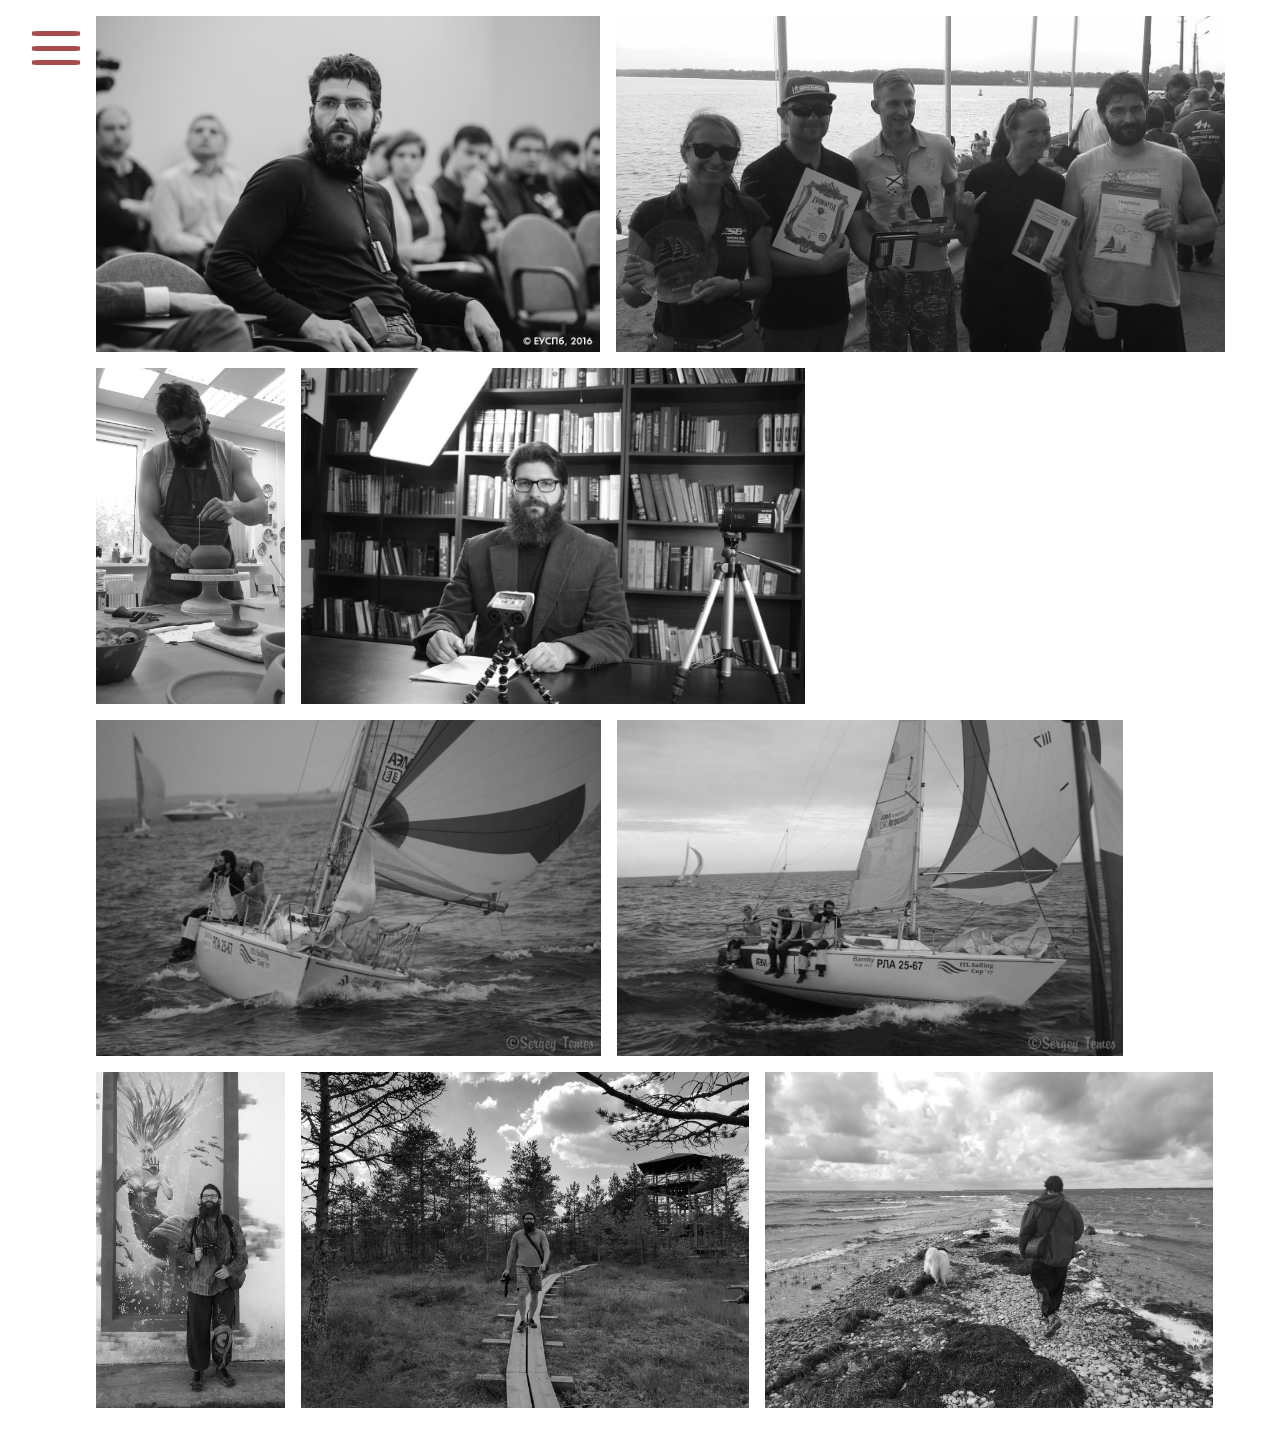
<file: some_personal.html>
<!DOCTYPE html>
<html lang="ru">
  <head>
    <!-- Global site tag (gtag.js) - Google Analytics -->
    <script async src="https://www.googletagmanager.com/gtag/js?id=UA-127815976-1"></script>
    <script>
      window.dataLayer = window.dataLayer || [];
      function gtag(){dataLayer.push(arguments);}
      gtag('js', new Date());

      gtag('config', 'UA-127815976-1');
    </script>
    
    <meta charset="utf-8">
    
    <!-- Yandex.Metrika counter --> <script type="text/javascript" > (function (d, w, c) { (w[c] = w[c] || []).push(function() { try { w.yaCounter50813203 = new Ya.Metrika2({ id:50813203, clickmap:true, trackLinks:true, accurateTrackBounce:true, webvisor:true }); } catch(e) { } }); var n = d.getElementsByTagName("script")[0], s = d.createElement("script"), f = function () { n.parentNode.insertBefore(s, n); }; s.type = "text/javascript"; s.async = true; s.src = "https://mc.yandex.ru/metrika/tag.js"; if (w.opera == "[object Opera]") { d.addEventListener("DOMContentLoaded", f, false); } else { f(); } })(document, window, "yandex_metrika_callbacks2"); </script> <noscript><div><img src="https://mc.yandex.ru/watch/50813203" style="position:absolute; left:-9999px;" alt="" /></div></noscript> <!-- /Yandex.Metrika counter -->

    <meta name="viewport" content="width=device-width, initial-scale=1.0">
    <title>Дмитрий Антоненко</title>
    <!-- <link href="https://fonts.googleapis.com/css?family=PT+Sans:400,700&amp;subset=cyrillic" rel="stylesheet"> -->
    <link href="https://fonts.googleapis.com/css?family=Montserrat&amp;subset=cyrillic" rel="stylesheet"> 
    <link href="css/normalize.css" rel="stylesheet">
    <link href="css/style.css" rel="stylesheet">
  </head>
  <body>
    <main class="personal-main">

      <!-- permanent content -->

      <div class="side-column">
        <button class="hamburger">
          <div class="hamburger-line hamburger-line_upper"></div>
          <div class="hamburger-line hamburger-line_middle"></div>
          <div class="hamburger-line hamburger-line_lower"></div>
        </button>
      </div>

      <section class="preview-area content-box">
        <img class="photo-preview" src="img/photos/univer.jpg" id="preview-univer">
        <img class="photo-preview" src="img/photos/winners.jpg" id="preview-winners">
        <img class="photo-preview" src="img/photos/potter.jpg" id="preview-potter">
        <img class="photo-preview" src="img/photos/lecturer.jpg" id="preview-lecturer">
        <img class="photo-preview" src="img/photos/yaht_front.jpg" id="preview-yaht_front">
        <img class="photo-preview" src="img/photos/yaht_sideways.jpg" id="preview-yaht_sideways">
        <img class="photo-preview" src="img/photos/mermaid.jpg" id="preview-mermaid">
        <img class="photo-preview" src="img/photos/viru_raba.jpg" id="preview-viru_raba">
        <img class="photo-preview" src="img/photos/saare_tirp.jpg" id="preview-saare_tirp">
      </section>

      <!-- modal windows -->    

      <nav class="side-menu modal-hide">
        <ul>
          <li><a href="index.html">Портфолио</a></li>
          <li><a href="https://htmlacademy.ru/profile/id462599" target="_blank">Профиль в&nbspHTML&nbspAcademy</a></li>
          <li><a href="some_personal_en.html">English version</a></li>
        </ul>
      </nav>

      <div class="curtain modal-hide"></div>

      <div class="photo-canvas modal-hide" id="photo-univer">
        <img class="photo" src="img/photos/univer.jpg">
      </div>

       <div class="photo-canvas modal-hide" id="photo-winners">
        <img class="photo" src="img/photos/winners.jpg">
      </div>

      <div class="photo-canvas modal-hide" id="photo-potter">
        <img class="photo" src="img/photos/potter.jpg">
      </div>

      <div class="photo-canvas modal-hide" id="photo-lecturer">
        <img class="photo" src="img/photos/lecturer.jpg">
      </div>

      <div class="photo-canvas modal-hide" id="photo-yaht_front">
        <img class="photo" src="img/photos/yaht_front.jpg">
      </div>

      <div class="photo-canvas modal-hide" id="photo-yaht_sideways">
        <img class="photo" src="img/photos/yaht_sideways.jpg">
      </div>

      <div class="photo-canvas modal-hide" id="photo-mermaid">
        <img class="photo" src="img/photos/mermaid.jpg">
      </div>

      <div class="photo-canvas modal-hide" id="photo-viru_raba">
        <img class="photo" src="img/photos/viru_raba.jpg">
      </div>

      <div class="photo-canvas modal-hide" id="photo-saare_tirp">
        <img class="photo" src="img/photos/saare_tirp.jpg">
      </div>

    </main>
    <script src="js/personal-modals.js"></script>
  </body>
</html>
</file>
<file: css/style.css>
/* service */

.visually-hidden {
	position: absolute;
	clip: rect(1px 1px 1px 1px); /* IE6, IE7 */
	clip: rect(1px, 1px, 1px, 1px);
	padding:0;
	border:0;
	height: 1px; 
	width: 1px; 
	overflow: hidden;
}

/* forced inheritance box-sizing: border-box for flex-elements */

html {
	-webkit-box-sizing: border-box;
	        box-sizing: border-box;
}

* {
	-webkit-box-sizing: inherit;
	        box-sizing: inherit;
}

.content-box-component {
	-webkit-box-sizing: content-box;
	        box-sizing: content-box;
}

/* general */

body {
	margin: 0;
  padding: 0;
  background-color: #ffffff;
  color: grey;
  font-family: 'Montserrat', Arial, sans-serif;
  font-size: 1.2rem;
  line-height: 2rem;
}

li {
	list-style: none;
}

a {
	text-decoration: none;
	color: inherit;
}

/* index-page */

.index-main {
	display: flex;
	z-index: 1000;
}

.side-column {
	display: block;
	position: fixed;
	width: 6rem;
	height: 100vh;
	background-color: #fff;
	z-index: 300;
}

/* side navigation-menu */

.hamburger {
  position: fixed;
  top: 0.7rem;
 	left: 1.5rem;
  margin: 0;
  padding: 0;
  width: 3rem;
  height: 3rem;
  font-size: 0;
  border-style: none;
  background-color: inherit;
  opacity: 0.3;
}

.hamburger:hover {
	opacity: 1;
	cursor: pointer;
}

.hamburger:focus,
.hamburger:active {
	outline: none;
}

.hamburger::-moz-focus-inner {
  border: 0;
}

.hamburger-line {
	position: absolute;
	left: 0;
	width: 100%;
	height: 10%;
	border-radius: 15%;
	background-color: #000;
}

.hamburger-line_upper {
	top: 15%;
}

.hamburger-line_middle {
	top: 45%;
}

.hamburger-line_lower {
	top: 75%;
}

/* hamburger animation (for future)

@keyframes elementDown {
	0% { transform: rotate(0deg); }
	10% { transform: translateY(0%); }
	90% { transform: translateY(300%); }
	100% { transform: rotate(45deg); }
}

@1keyframes elementRotate {
	0% { transform: rotate(0deg); }
	100% { transform: rotate(-45deg); }
}

.line-down {
	animation-name: elementDown;
	animation-fill-mode: forwards;
	animation-duration: 1s;
}

.line-rotate {
	animation-name: elementRotate;
	animation-fill-mode: forwards;
	animation-delay: 1s;
	animation-duration: 1s;
}
*/

/* main content */

.main-content {
	display: flex;
	align-items: inherit;
	width: auto;
	margin-left: 5rem;
	padding: 1rem;
}

.resume {
	position: relative;
	width: 30vw;
	height: 96.6vh;
	margin-right: 1rem;
}

.about_me {
	position: fixed;
	width: inherit;
	height: inherit;
	background-image: url("../img/portrait_monochrome.jpg");
	background-origin: content-box;
	background-size: 100% auto;
	background-color: black;
	background-position: 0 -20%;
	background-repeat: no-repeat;
}

.about_me p {
	position: absolute;
	bottom: 0;
	padding: 2rem;
	color: #fff;
	line-height: 2rem;
}

.about_me a {
	border-bottom: solid darkgray 0.1rem;
}

.about_me a:hover {
	border-color: #fff;
}

.greeting {
	font-size: 1.4rem;
	line-height: 4rem;
}

.portfolio {
	display: grid;
	grid-template-columns: auto 1fr;
	grid-template-rows: auto auto 1fr;
	grid-gap: 1rem 1rem;
}

.project-card {
	position: relative;
	width: 550px;
	height: 377px;
	overflow: hidden;
}

.too-light {
	border: solid 0.07rem silver;
}

.project-card a {
	width: inherit;
}

.project-card img {
	width: inherit;
	height: auto;
	background-color: #b3b6b7;
}

.project-card a img {
	position: relative;
	top: -53%;
}

.project-card img:hover {
	cursor: pointer;
	animation-name: scale;
	animation-duration: 1s;
	animation-fill-mode: forwards;
}

@keyframes scale {
	0% { transform: scale(1); }
	100% { transform: scale(1.1); }
}

#your_site span {
	display: block;
	position: absolute;
	bottom: 20%;
	right: 15%;
	width: auto;
	height: auto;
	font-size: 2rem;
	line-height: 2.5rem;
	color: rgb(72, 72, 72);
}

#your_site span:hover {
	cursor: pointer;
}

.project-info {
	position: absolute;
	top: 60%;
	left: 10%;
	padding: 1rem;
	color: rgb(72, 72, 72);
	background-color: gray;
}

.project-info h3 {
	margin: 0;
	line-height: 2rem;
}

/* footer */

.contacts {
	grid-column-start: 1;
	grid-column-end: 3;
	display: flex;
	flex-direction: column;
	justify-content: center;
	align-items: center;
	width: auto;
	height: 24.5vh;
	color: #fff;
	line-height: 4rem;
	background-color: rgb(72, 72, 72);
}

.contacts a:hover,
.contacts a:active {
	color: #800000;
}

.contacts a:first-child {
	font-size: 2rem;
}

.shiny {
	position: relative;
	overflow: hidden;
}

.shiny::before {
  content: "";
  position: absolute;
  top: -50%;
  right: -50%;
  bottom: -50%;
  left: -50%;
  background: linear-gradient(to bottom, rgba(229, 172, 142, 0), rgba(255, 255, 255, 0.2) 50%, rgba(229, 172, 142, 0));
  transform: rotateZ(180deg) translate(-30rem, 50rem);
}

.shiny:hover::before,
.shiny:focus::before { 
	animation: sheen 1s forwards;
}

@keyframes sheen {
  100% { transform: rotateZ(60deg) translate(10rem, -55rem); }
}

.contacts a {
	font-size: 1.7rem;
}

/* some personal page */

.personal-main {
	position: relative;
	display: flex;
	z-index: 1000;
}

.personal-main .hamburger {
	opacity: 0.7;
}

.personal-main .hamburger:hover {
	opacity: 1;
}

.personal-main .hamburger-line {
	background-color: #800000;
}

.preview-area {
	position: relative;
	display: flex;
	flex-wrap: wrap;
	width: auto;
	margin-left: 5rem;
	padding: 1rem;
	z-index: 100;
}

.photo-preview {
	width: auto;
	height: 21rem;
	margin: 0 1rem 1rem 0;

	-webkit-filter: grayscale(100%);
  -moz-filter: grayscale(100%);
  -ms-filter: grayscale(100%);
  -o-filter: grayscale(100%);
  filter: grayscale(100%);
  filter: gray; /* IE 6-9 */
  -webkit-transition: all 1s;
  -moz-transition: all 1s;
  -o-transition: all 1s;
  transition: all 1s;
}

.photo-preview:hover {
  -webkit-filter: none;
  -moz-filter: none;
  -ms-filter: none; 
  -o-filter: none;
  filter: none;
  filter: none; /* IE 6-9 */
  cursor: pointer;
}

.photo-canvas {
	display: flex;
	justify-content: center;
	align-items: center;
	position: fixed;
	top: 0;
	left: 0;
	width: 100vw;
	height: 100vh;
	background-color: rgba(0, 0, 0, 0.9);
	z-index: 500;
}

.photo {
	max-width: 100vw;
	max-height: 100vh;
}

/* modal windows */

.modal-hide {
	display: none;
}

/*curtain */

.curtain {
	position: fixed;
	top: 0;
	width: 100vw;
	height: 100vh;
	background-color: #000;
	opacity: 0.7;
	z-index: 100;
}

@keyframes curtain-open {
	0% { transform: translateX(0); }
	100% { transform: translateX(-100%); }
}

.curtain-open {
	animation-name: curtain-open;
  animation-duration: 0.6s;
}

@keyframes curtain-close {
	0% { transform: translateX(-100%); }
	100% { transform: translateX(0); }
}

.curtain-close {
  animation-name: curtain-close;
  animation-duration: 0.6s;
}

/* side-menu */

nav.side-menu {
	position: fixed;
	top: 0;
	left: 6rem;
	width: 30vw;
	height: 100vh;
	background-color: #fff;
	z-index: 200;
}

.side-menu ul {
	margin-left: 5%;
	margin-top: 50%;
	text-transform: uppercase;
	font-size: 1.7rem;
	font-weight: bolder;
	letter-spacing: 0.01rem;
	word-spacing: 0.3rem;
}

.side-menu li {
	padding: 0;
	margin: 2rem 0 2rem 0;
}

.side-menu li:hover {
	color: #000;
}

/* popup windows for seltcted content */

.popup {
	position: fixed;
	width: 1100px;
	height: 95vh;
	top: 0;
	right: 0;
	bottom: 0;
	left: 0;
	margin: auto;
	z-index: 500;
	text-align: center;
	outline: solid #fff 0.1rem;
	background-color: #000;
}

.popup figcaption {
	padding-left: 1rem;
	text-align: left;
	color: silver;
	line-height: 2.7rem;
}

.popup a {
	border-bottom: solid #fff 0.1rem;
}

.popup a:hover {
	border-bottom: solid #800000 0.1rem;
}

/* adaptive */

@media (max-width: 1824px) and (min-width: 1600px) {

	.project-card {
		width: 458px;
		height: 314px;
	}

	#your_site span {
		font-size: 1.7rem;
		line-height: 2rem;
	}

	.contacts {
		line-height: 3.5rem;
	}

	.contacts a:first-child {
		font-size: 1.7rem;
	}

	.contacts a:nth-child(2) {
		font-size: 1.6rem;
	}

	.popup figcaption {
		line-height: 2.3rem;
	}
}

@media (max-width: 1599px) and (min-width: 1430px) {

	.project-card {
		width: 393px;
		height: 269px;
	}

	.resume p {
		font-size: 0.9rem;
		line-height: 1.8rem;
	}

	#your_site span {
		font-size: 1.4rem;
		line-height: 1.9rem;
	}

	.contacts {
		line-height: 3.3rem;
	}

	.contacts a:first-child {
		font-size: 1.5rem;
	}

	.contacts a:nth-child(2) {
		font-size: 1.4rem;
	}

	.popup {
		width: 900px;
	}

	#popup-certificate img {
		height: 640px;
		width: auto;
	}

	.popup img {
		width: inherit;
		height: auto;
	}

	.popup figcaption {
		font-size: 1rem;
		line-height: 2rem;
	}
}

@media (max-width: 1429px) and (min-width: 1024px) {

	.main-content {
		margin-left: 0;
	}

	.side-column {
		background-color: transparent;
	}

	.hamburger {
		top: 1.5rem;
		left: 2rem;
	}

	.hamburger-line_middle {
		height: 11%;
	}

	nav.side-menu {
		left: 0;
		width: 41.6vw;
	}

	.side-menu li {
		margin-left: 2rem;
	}

	.project-card {
		width: 262px;
		height: 180px;
	}

	.resume {
		width: 40vw;
		height: 95vh;
	}

	.resume p {
		font-size: 0.9rem;
		line-height: 1.6rem;
	}

	#your_site span {
		font-size: 1rem;
		line-height: 1.3rem;
	}

	.contacts {
		height: 18.5vh;
		line-height: 2.5rem;
	}

	.contacts a:first-child {
		font-size: 1.3rem;
	}

	.contacts a:nth-child(2) {
		font-size: 1.1rem;
	}

	.popup {
		width: 900px;
	}

	#popup-certificate img {
		height: 640px;
		width: auto;
	}

	.popup img {
		width: inherit;
		height: auto;
	}

	.popup figcaption {
		font-size: 0.9rem;
		line-height: 1.7rem;
	}
}

@media (max-width: 1023px) and (min-width: 375px) {

	body {
		overflow-x: hidden;
	  margin-right: calc(-1 * (100vw - 100%));
	}

/* index adaptive */

	.main-content {
		display: block;
		width: 100vw;
		margin-left: 0;
		margin-right: auto;
		padding: 0;
	}

	.side-column {
		position: relative;
		width: 0;
		background-color: transparent;
	}

	.hamburger {
		position: absolute;
		top: 1.5rem;
		left: 2rem;
	}

	.hamburger-line_middle {
		height: 11%;
	}

	nav.side-menu {
		left: 0;
		width: 100vw;
	}

	.side-menu li {
		margin-left: 2rem;
	}

	.resume {
		width: inherit;
		height: 100vh;
		margin-right: 0;
	}

	.about_me {
		position: relative;
		top: 0;
		left: 0;
	}

	.resume p {
		padding-bottom: 0;
		font-size: 0.8rem;
		line-height: 1.5rem;
	}

	.portfolio {
		display: block;
	}

	.project-card {
		width: 100vw;
		height: 68vw;
		margin-top: 1rem;
	}

	#your_site span {
		font-size: 1rem;
		line-height: 1.3rem;
	}

	.contacts {
		width: 100vw;
		height: 18.5vh;
		line-height: 2.5rem;
		margin-top: 1rem;
	}

	.contacts a:first-child {
		font-size: 1.2rem;
	}

	.contacts a:nth-child(2) {
		font-size: 1rem;
	}

	.photo-canvas {
		background-color: #000;
	}

	.popup {
		width: 100vw;
		outline: none;
	}

	#popup-certificate img {
		width: 75vw;
		height: auto;
	}

	.popup img {
		width: inherit;
		height: auto;
	}

	.popup figcaption {
		font-size: 1rem;
		line-height: 2rem;
	}

/* personal adaptive */

	.personal-main {
		flex-direction: column;
	}

	.personal-main .side-column {
		width: 100vw;
		height: 6rem;
	}

	.preview-area {
		display: block;
		margin: 0;
		padding: 0;
	}

	.photo-preview {
		width: 100vw;
		height: auto;
	}
}

@media (max-width: 374px) and (min-width: 320px) {

	body {
		overflow-x: hidden;
	  margin-right: calc(-1 * (100vw - 100%));
	}

/* index adaptive */

	.main-content {
		display: block;
		width: 100vw;
		margin-left: 0;
		margin-right: auto;
		padding: 0;
	}

	.side-column {
		position: relative;
		width: 0;
		background-color: transparent;
	}

	.hamburger {
		position: absolute;
		top: 1.5rem;
		left: 2rem;
	}

	.hamburger-line_middle {
		height: 11%;
	}

	nav.side-menu {
		left: 0;
		width: 100vw;
	}

	.side-menu li {
		margin-left: 2rem;
	}

	.resume {
		width: inherit;
		height: 100vh;
		margin-right: 0;
	}

	.about_me {
		position: relative;
		top: 0;
		left: 0;
	}

	.resume p {
		padding-bottom: 0;
		font-size: 0.6rem;
		line-height: 1.4rem;
	}

	.portfolio {
		display: block;
	}

	.project-card {
		width: 100vw;
		height: 68vw;
		margin-top: 1rem;
	}

	#your_site span {
		font-size: 1rem;
		line-height: 1.3rem;
	}

	.contacts {
		width: 100vw;
		height: 18.5vh;
		line-height: 2.5rem;
		margin-top: 1rem;
	}

	.contacts a:first-child {
		font-size: 1.2rem;
	}

	.contacts a:nth-child(2) {
		font-size: 1rem;
	}

	.photo-canvas {
		background-color: #000;
	}

	.popup {
		width: 100vw;
		outline: none;
	}

	#popup-certificate img {
		width: 75vw;
		height: auto;
	}

	.popup img {
		width: inherit;
		height: auto;
	}

	.popup figcaption {
		font-size: 1rem;
		line-height: 2rem;
	}

/* personal adaptive */

	.personal-main {
		flex-direction: column;
	}

	.personal-main .side-column {
		width: 100vw;
		height: 6rem;
	}

	.preview-area {
		display: block;
		margin: 0;
		padding: 0;
	}

	.photo-preview {
		width: 100vw;
		height: auto;
	}
}
</file>
